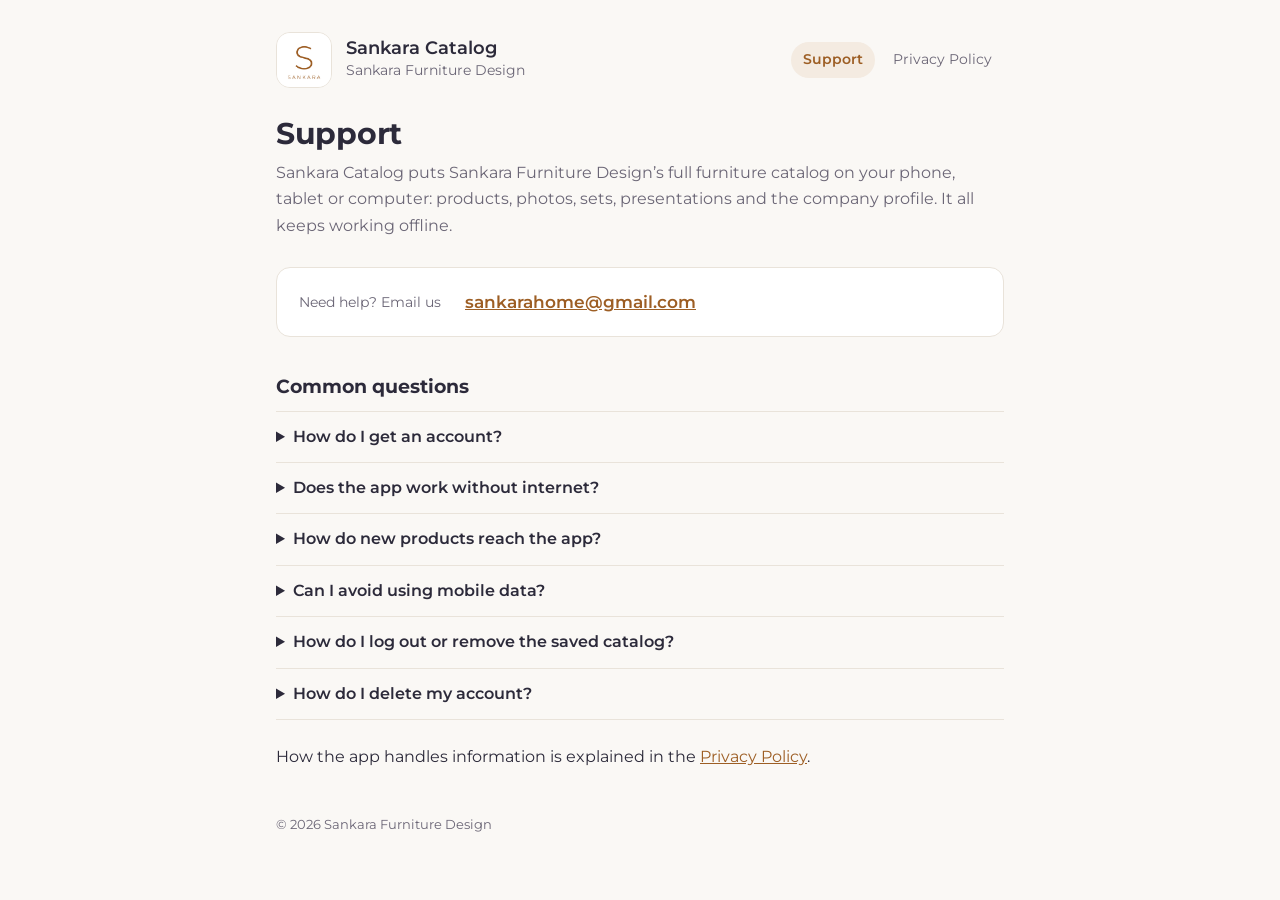
<file: index.html>
<!doctype html>
<html lang="en">
<head>
<meta charset="utf-8">
<meta name="viewport" content="width=device-width, initial-scale=1">
<title>Sankara Catalog Support</title>
<meta name="description" content="Help and contact for the Sankara Catalog app by Sankara Furniture Design.">
<link rel="icon" href="icon.png">
<link rel="preconnect" href="https://fonts.googleapis.com">
<link rel="preconnect" href="https://fonts.gstatic.com" crossorigin>
<link href="https://fonts.googleapis.com/css2?family=Montserrat:wght@400;600&display=swap" rel="stylesheet">
<link rel="stylesheet" href="style.css">
</head>
<body>
<div class="wrap">
  <header class="top">
    <img src="icon.png" alt="">
    <div>
      <div class="name">Sankara Catalog</div>
      <div class="by">Sankara Furniture Design</div>
    </div>
    <nav class="tabs">
      <a href="./" aria-current="page">Support</a>
      <a href="privacy.html">Privacy Policy</a>
    </nav>
  </header>

  <h1>Support</h1>
  <p class="lead">Sankara Catalog puts Sankara Furniture Design’s full furniture catalog on your phone, tablet or computer: products, photos, sets, presentations and the company profile. It all keeps working offline.</p>

  <div class="card contact">
    <span class="label">Need help? Email us</span>
    <a class="mail" href="mailto:sankarahome@gmail.com">sankarahome@gmail.com</a>
  </div>

  <h2>Common questions</h2>

  <details>
    <summary>How do I get an account?</summary>
    <p>Accounts are given by Sankara Furniture Design to its sales team and trade partners. If you work with Sankara and need access, email us and we will set one up for you. You can then log in with the same email and password as the online catalog.</p>
  </details>

  <details>
    <summary>Does the app work without internet?</summary>
    <p>Yes. The catalog comes with the app, and everything else is saved on your device after you log in. You can browse products, photos and presentations, and open them full screen, with no connection.</p>
  </details>

  <details>
    <summary>How do new products reach the app?</summary>
    <p>Automatically. Whenever your device is online, the app checks for new or changed products and saves them. On iPhone, iPad and Android this can also happen while the app is closed. To check straight away, open the app’s Sync screen.</p>
  </details>

  <details>
    <summary>Can I avoid using mobile data?</summary>
    <p>The company videos are only downloaded on Wi-Fi. On the Sync screen you can also choose the photo quality, which decides how much data and space the photos use.</p>
  </details>

  <details>
    <summary>How do I log out or remove the saved catalog?</summary>
    <p>Open the Sync screen and tap <em>Log out</em>. This removes the saved catalog and your account details from the device.</p>
  </details>

  <details>
    <summary>How do I delete my account?</summary>
    <p>Email us from the address on your account and ask for it to be deleted. We will delete your catalog account and confirm when it is done.</p>
  </details>

  <p style="margin-top:24px">How the app handles information is explained in the <a href="privacy.html">Privacy Policy</a>.</p>

  <footer>© 2026 Sankara Furniture Design</footer>
</div>
</body>
</html>
</file>
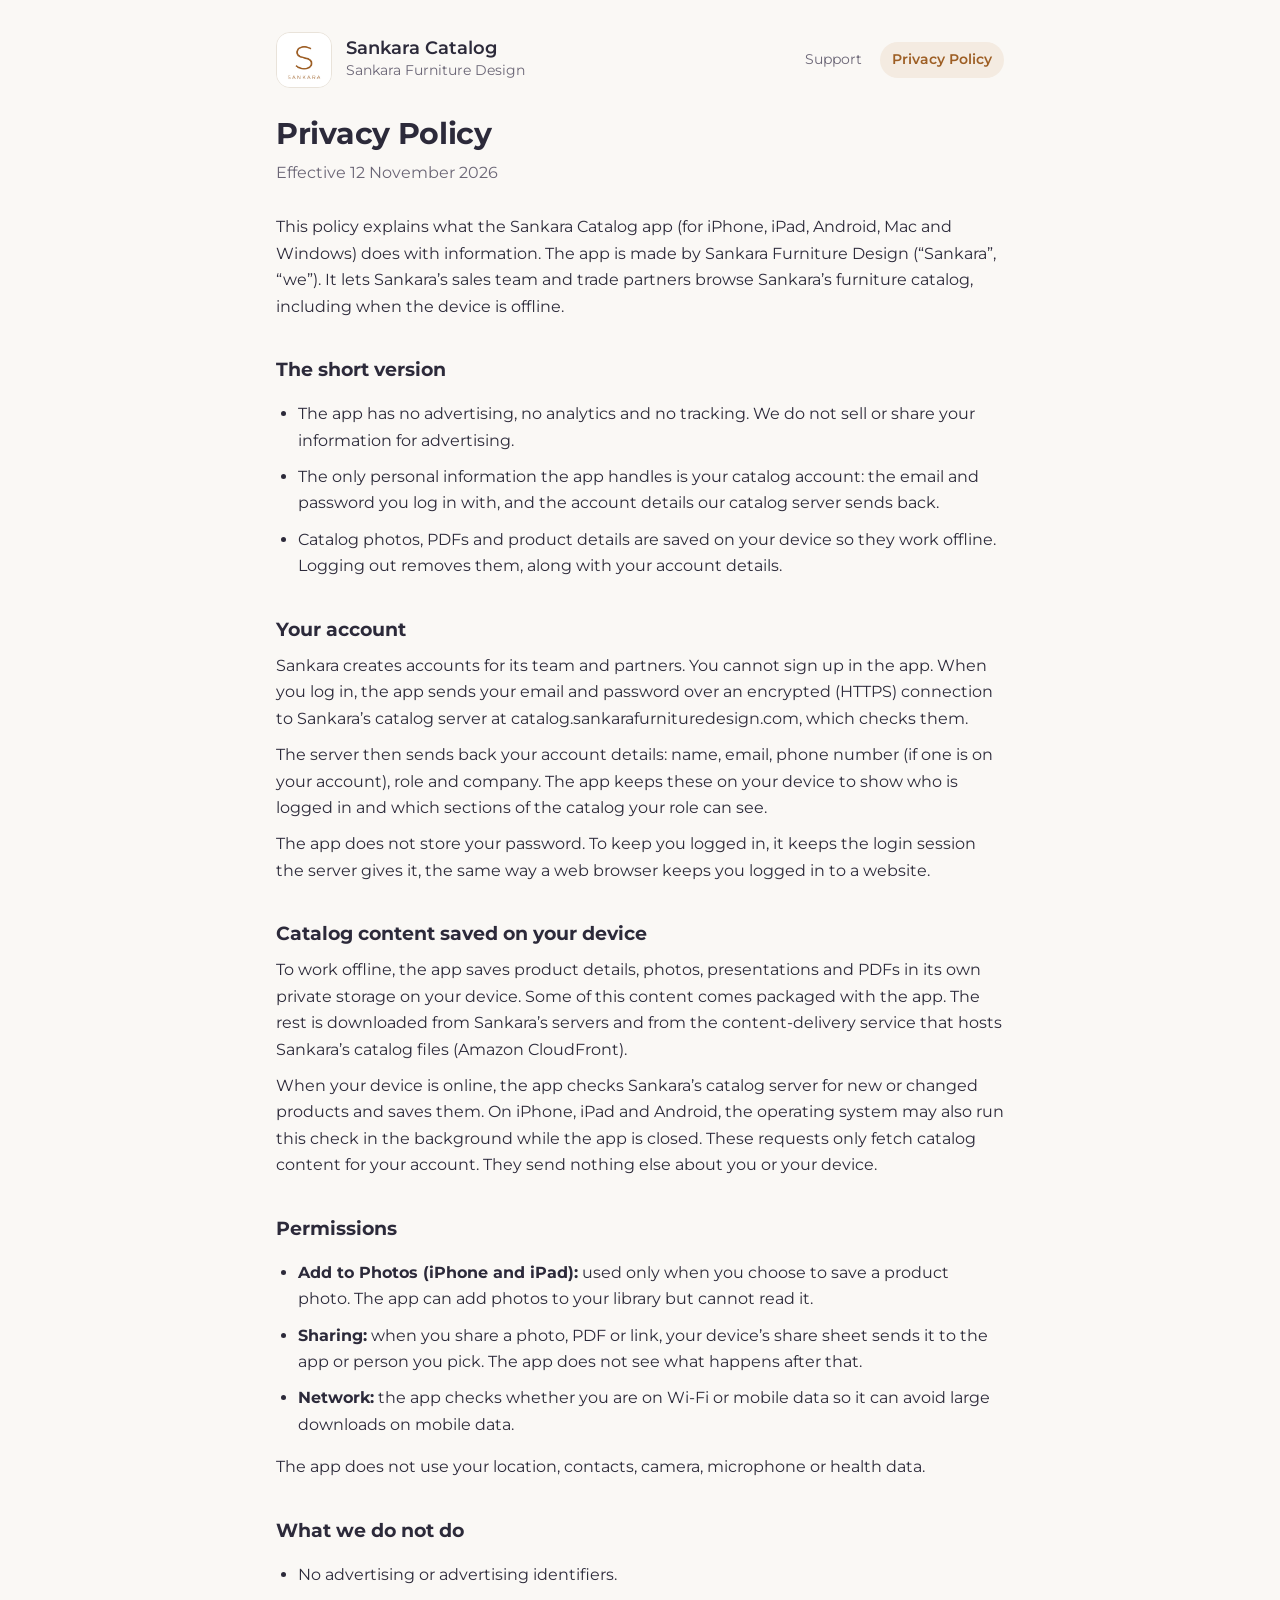
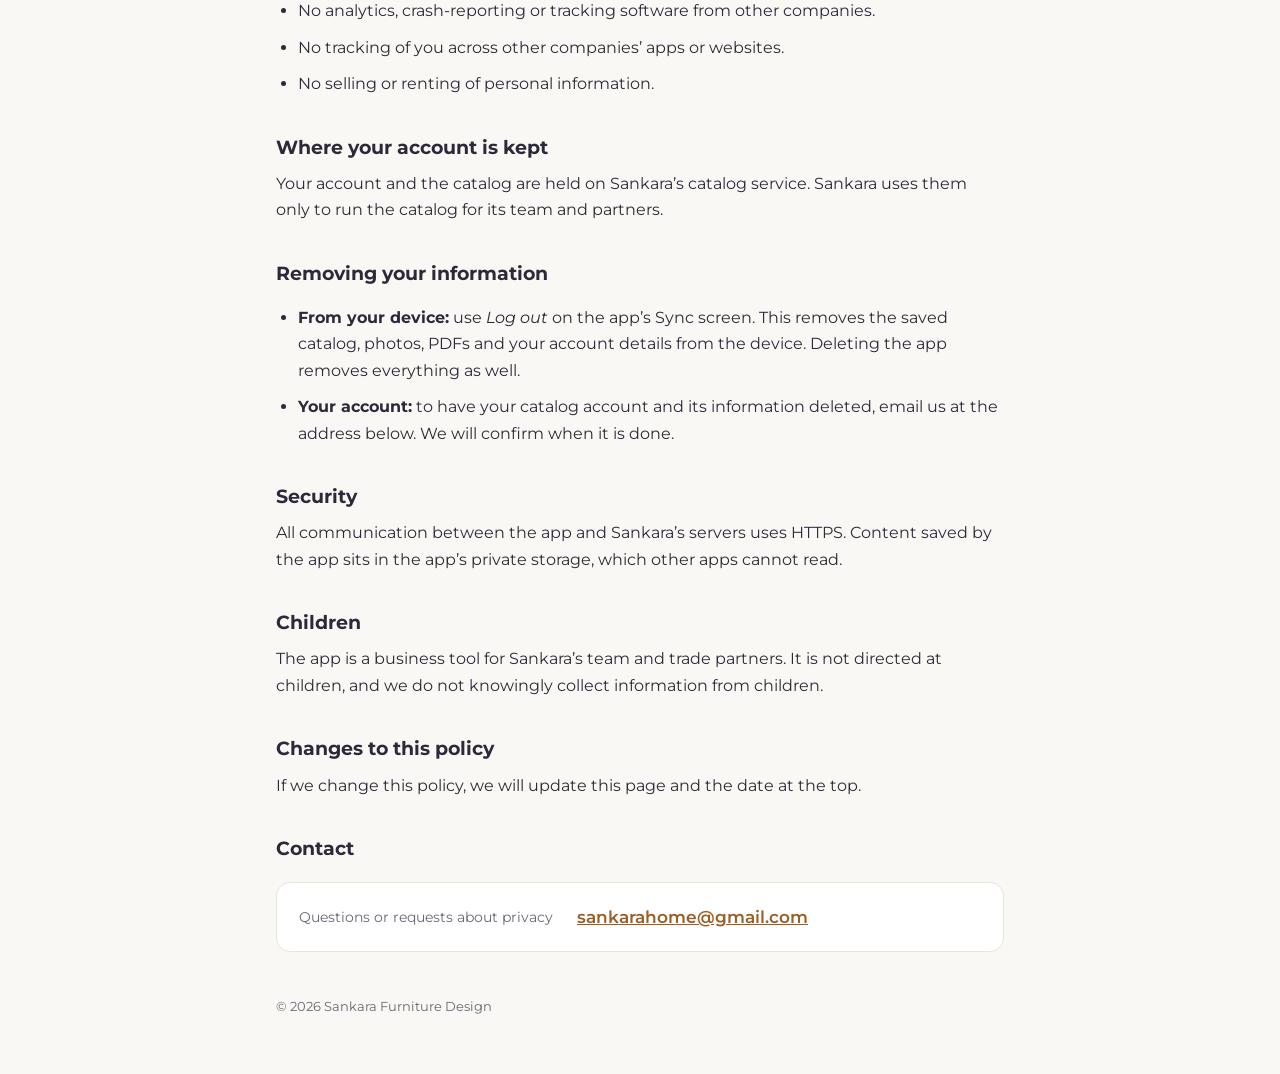
<file: privacy.html>
<!doctype html>
<html lang="en">
<head>
<meta charset="utf-8">
<meta name="viewport" content="width=device-width, initial-scale=1">
<title>Privacy Policy · Sankara Catalog</title>
<meta name="description" content="Privacy policy for the Sankara Catalog app by Sankara Furniture Design.">
<link rel="icon" href="icon.png">
<link rel="preconnect" href="https://fonts.googleapis.com">
<link rel="preconnect" href="https://fonts.gstatic.com" crossorigin>
<link href="https://fonts.googleapis.com/css2?family=Montserrat:wght@400;600&display=swap" rel="stylesheet">
<link rel="stylesheet" href="style.css">
</head>
<body>
<div class="wrap">
  <header class="top">
    <img src="icon.png" alt="">
    <div>
      <div class="name">Sankara Catalog</div>
      <div class="by">Sankara Furniture Design</div>
    </div>
    <nav class="tabs">
      <a href="./">Support</a>
      <a href="privacy.html" aria-current="page">Privacy Policy</a>
    </nav>
  </header>

  <h1>Privacy Policy</h1>
  <p class="lead">Effective 12 November 2026</p>

  <p>This policy explains what the Sankara Catalog app (for iPhone, iPad, Android, Mac and Windows) does with information. The app is made by Sankara Furniture Design (“Sankara”, “we”). It lets Sankara’s sales team and trade partners browse Sankara’s furniture catalog, including when the device is offline.</p>

  <h2>The short version</h2>
  <ul>
    <li>The app has no advertising, no analytics and no tracking. We do not sell or share your information for advertising.</li>
    <li>The only personal information the app handles is your catalog account: the email and password you log in with, and the account details our catalog server sends back.</li>
    <li>Catalog photos, PDFs and product details are saved on your device so they work offline. Logging out removes them, along with your account details.</li>
  </ul>

  <h2>Your account</h2>
  <p>Sankara creates accounts for its team and partners. You cannot sign up in the app. When you log in, the app sends your email and password over an encrypted (HTTPS) connection to Sankara’s catalog server at catalog.sankarafurnituredesign.com, which checks them.</p>
  <p>The server then sends back your account details: name, email, phone number (if one is on your account), role and company. The app keeps these on your device to show who is logged in and which sections of the catalog your role can see.</p>
  <p>The app does not store your password. To keep you logged in, it keeps the login session the server gives it, the same way a web browser keeps you logged in to a website.</p>

  <h2>Catalog content saved on your device</h2>
  <p>To work offline, the app saves product details, photos, presentations and PDFs in its own private storage on your device. Some of this content comes packaged with the app. The rest is downloaded from Sankara’s servers and from the content-delivery service that hosts Sankara’s catalog files (Amazon CloudFront).</p>
  <p>When your device is online, the app checks Sankara’s catalog server for new or changed products and saves them. On iPhone, iPad and Android, the operating system may also run this check in the background while the app is closed. These requests only fetch catalog content for your account. They send nothing else about you or your device.</p>

  <h2>Permissions</h2>
  <ul>
    <li><strong>Add to Photos (iPhone and iPad):</strong> used only when you choose to save a product photo. The app can add photos to your library but cannot read it.</li>
    <li><strong>Sharing:</strong> when you share a photo, PDF or link, your device’s share sheet sends it to the app or person you pick. The app does not see what happens after that.</li>
    <li><strong>Network:</strong> the app checks whether you are on Wi-Fi or mobile data so it can avoid large downloads on mobile data.</li>
  </ul>
  <p>The app does not use your location, contacts, camera, microphone or health data.</p>

  <h2>What we do not do</h2>
  <ul>
    <li>No advertising or advertising identifiers.</li>
    <li>No analytics, crash-reporting or tracking software from other companies.</li>
    <li>No tracking of you across other companies’ apps or websites.</li>
    <li>No selling or renting of personal information.</li>
  </ul>

  <h2>Where your account is kept</h2>
  <p>Your account and the catalog are held on Sankara’s catalog service. Sankara uses them only to run the catalog for its team and partners.</p>

  <h2>Removing your information</h2>
  <ul>
    <li><strong>From your device:</strong> use <em>Log out</em> on the app’s Sync screen. This removes the saved catalog, photos, PDFs and your account details from the device. Deleting the app removes everything as well.</li>
    <li><strong>Your account:</strong> to have your catalog account and its information deleted, email us at the address below. We will confirm when it is done.</li>
  </ul>

  <h2>Security</h2>
  <p>All communication between the app and Sankara’s servers uses HTTPS. Content saved by the app sits in the app’s private storage, which other apps cannot read.</p>

  <h2>Children</h2>
  <p>The app is a business tool for Sankara’s team and trade partners. It is not directed at children, and we do not knowingly collect information from children.</p>

  <h2>Changes to this policy</h2>
  <p>If we change this policy, we will update this page and the date at the top.</p>

  <h2>Contact</h2>
  <div class="card contact">
    <span class="label">Questions or requests about privacy</span>
    <a class="mail" href="mailto:sankarahome@gmail.com">sankarahome@gmail.com</a>
  </div>

  <footer>© 2026 Sankara Furniture Design</footer>
</div>
</body>
</html>
</file>
<file: style.css>
:root {
  --bg: #faf8f5;
  --card: #ffffff;
  --ink: #2c2a3a;
  --muted: #6b6676;
  --line: #e9e3da;
  --brand: #9d5e24;
  --brand-soft: #f4ebe1;
}
@media (prefers-color-scheme: dark) {
  :root {
    --bg: #18161c;
    --card: #221f27;
    --ink: #eeeaf2;
    --muted: #a9a3b2;
    --line: #34303b;
    --brand: #d9944f;
    --brand-soft: #2e2620;
  }
}
* { box-sizing: border-box; }
html { -webkit-text-size-adjust: 100%; }
body {
  margin: 0;
  background: var(--bg);
  color: var(--ink);
  font: 16px/1.65 "Montserrat", -apple-system, BlinkMacSystemFont, "Segoe UI", Roboto, sans-serif;
}
a { color: var(--brand); }
.wrap { max-width: 760px; margin: 0 auto; padding: 32px 16px 56px; }
header.top { display: flex; align-items: center; gap: 14px; margin-bottom: 28px; }
header.top img { width: 56px; height: 56px; border-radius: 14px; border: 1px solid var(--line); background: #fff; }
header.top .name { font-weight: 600; font-size: 18px; line-height: 1.2; }
header.top .by { color: var(--muted); font-size: 14px; }
nav.tabs { margin-left: auto; display: flex; gap: 6px; flex-wrap: wrap; }
nav.tabs a { text-decoration: none; color: var(--muted); font-size: 14px; padding: 6px 12px; border-radius: 999px; }
nav.tabs a[aria-current="page"] { background: var(--brand-soft); color: var(--brand); font-weight: 600; }
h1 { font-size: 30px; line-height: 1.2; margin: 0 0 8px; letter-spacing: -0.01em; }
.lead { color: var(--muted); margin: 0 0 28px; }
h2 { font-size: 19px; margin: 34px 0 8px; }
h3 { font-size: 16px; margin: 20px 0 4px; }
p, li { margin: 0 0 10px; }
ul { padding-left: 22px; }
.card { background: var(--card); border: 1px solid var(--line); border-radius: 14px; padding: 20px 22px; margin: 18px 0; }
.contact { display: flex; flex-wrap: wrap; gap: 10px 24px; align-items: center; }
.contact .label { color: var(--muted); font-size: 14px; }
.contact a.mail { font-weight: 600; font-size: 17px; word-break: break-all; }
details { border-top: 1px solid var(--line); padding: 12px 0; }
details:last-of-type { border-bottom: 1px solid var(--line); }
summary { cursor: pointer; font-weight: 600; }
details p { margin-top: 8px; color: var(--ink); }
footer { margin-top: 44px; color: var(--muted); font-size: 13px; }
@media (max-width: 520px) {
  header.top { flex-wrap: wrap; }
  nav.tabs { margin-left: 0; width: 100%; }
  h1 { font-size: 25px; }
}
</file>
